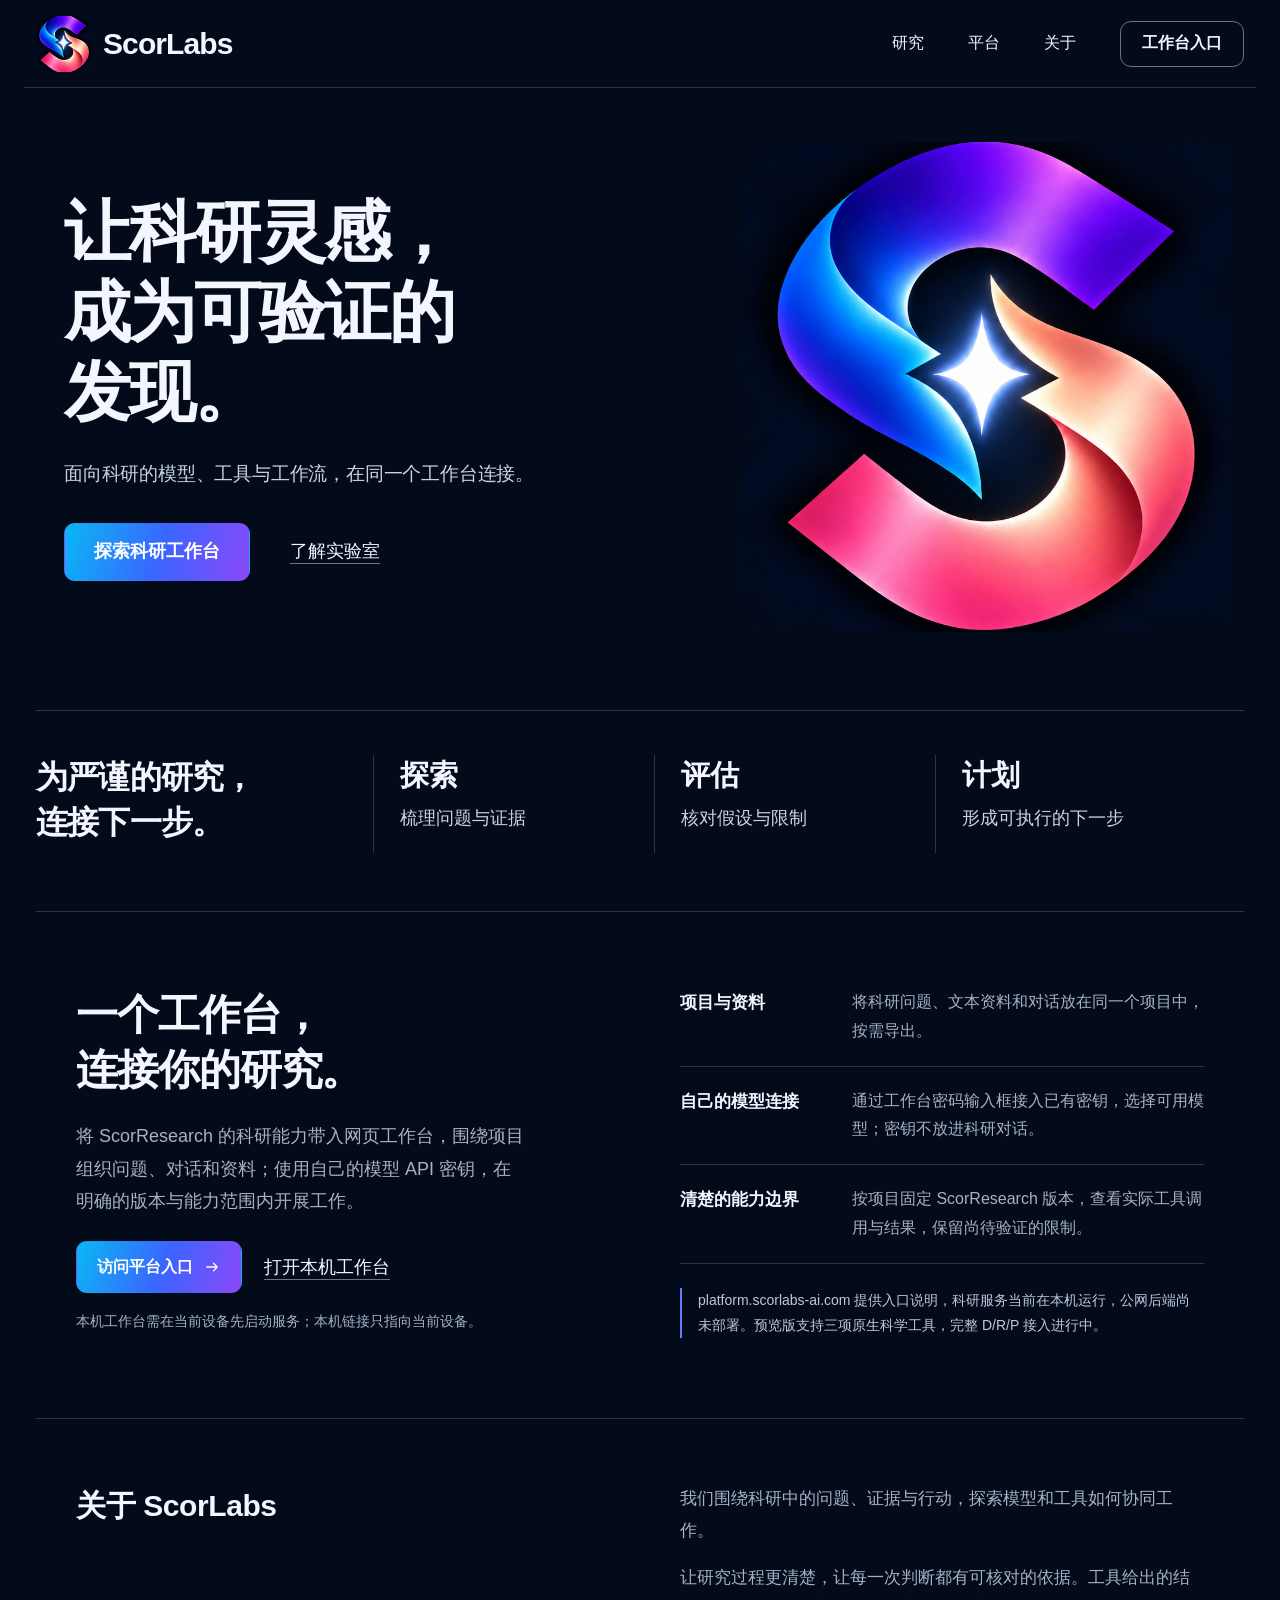
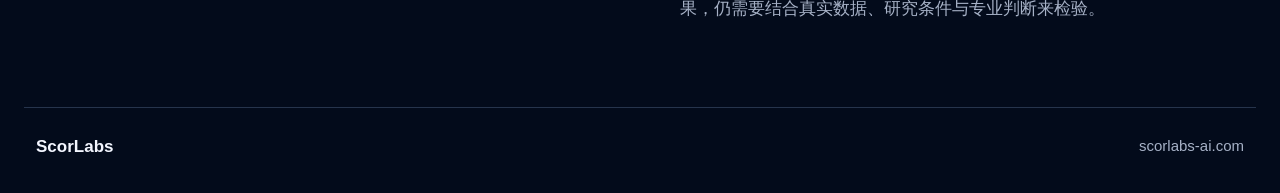
<file: index.html>
<!doctype html>
<html lang="zh-CN">
  <head>
    <meta charset="utf-8" />
    <meta name="viewport" content="width=device-width, initial-scale=1" />
    <meta name="theme-color" content="#030b1b" />
    <title>ScorLabs · 让科研灵感，成为可验证的发现</title>
    <meta name="description" content="ScorLabs 连接科研模型、工具与工作流。从问题与证据出发，探索方向、评估假设、形成研究计划。" />
    <link rel="canonical" href="https://scorlabs-ai.com/" />
    <meta property="og:type" content="website" />
    <meta property="og:locale" content="zh_CN" />
    <meta property="og:title" content="ScorLabs · 让科研灵感，成为可验证的发现" />
    <meta property="og:description" content="面向科研的模型、工具与工作流，在同一个工作台连接。" />
    <meta property="og:url" content="https://scorlabs-ai.com/" />
    <meta property="og:image" content="https://scorlabs-ai.com/assets/scorlabs-logo.png" />
    <link rel="icon" type="image/png" href="./assets/scorlabs-logo.png" />
    <link rel="stylesheet" href="./styles.css" />
    <script src="./site.js" defer></script>
  </head>
  <body>
    <a class="skip-link" href="#main">跳转到正文</a>
    <header class="site-header">
      <a class="brand" href="#" aria-label="ScorLabs 首页">
        <span class="brand-mark"><img src="./assets/scorlabs-logo.png" width="1254" height="1254" alt="" /></span>
        <span>ScorLabs</span>
      </a>
      <button class="menu-toggle" type="button" aria-expanded="false" aria-controls="site-nav" aria-label="打开导航菜单">
        <svg viewBox="0 0 24 24" aria-hidden="true"><path d="M4 7h16M4 12h16M4 17h16" /></svg>
      </button>
      <nav class="site-nav" id="site-nav" aria-label="主导航">
        <a href="#research">研究</a>
        <a href="#platform">平台</a>
        <a href="#about">关于</a>
        <a class="button button-outline header-cta" href="https://platform.scorlabs-ai.com/">工作台入口</a>
      </nav>
    </header>

    <main id="main">
      <section class="hero" aria-labelledby="hero-title">
        <div class="hero-copy">
          <h1 id="hero-title">让科研灵感，<br />成为可验证的<br class="desktop-break" />发现。</h1>
          <p>面向科研的模型、工具与工作流，<span class="copy-keep">在同一个工作台连接。</span></p>
          <div class="hero-actions">
            <a class="button button-primary" href="https://platform.scorlabs-ai.com/">探索科研工作台</a>
            <a class="text-link" href="#about">了解实验室</a>
          </div>
        </div>
        <div class="hero-visual">
          <img src="./assets/scorlabs-logo.png" width="1254" height="1254" alt="ScorLabs 蓝紫与珊瑚色缎带标志，中央为四角星" fetchpriority="high" />
        </div>
      </section>

      <section class="research-section content-width" id="research" aria-labelledby="research-title">
        <h2 id="research-title">为严谨的研究，<br />连接下一步。</h2>
        <div class="research-step">
          <h3>探索</h3>
          <p>梳理问题与证据</p>
        </div>
        <div class="research-step">
          <h3>评估</h3>
          <p>核对假设与限制</p>
        </div>
        <div class="research-step">
          <h3>计划</h3>
          <p>形成可执行的下一步</p>
        </div>
      </section>

      <section class="platform-section content-width" id="platform" aria-labelledby="platform-title">
        <div class="section-intro">
          <h2 id="platform-title">一个工作台，<br />连接你的研究。</h2>
          <p>将 ScorResearch 的科研能力带入网页工作台，围绕项目组织问题、对话和资料；使用自己的模型 API 密钥，在明确的版本与能力范围内开展工作。</p>
          <div class="platform-actions">
            <a class="button button-primary" href="https://platform.scorlabs-ai.com/">访问平台入口<svg viewBox="0 0 24 24" aria-hidden="true"><path d="M5 12h14m-5-5 5 5-5 5" /></svg></a>
            <a class="text-link" href="http://127.0.0.1:8000" target="_blank" rel="noopener noreferrer" aria-describedby="local-entry-note">打开本机工作台</a>
          </div>
          <p class="local-entry-note" id="local-entry-note">本机工作台需在当前设备先启动服务；本机链接只指向当前设备。</p>
        </div>
        <div class="platform-details" id="capabilities">
          <div class="detail-row"><h3>项目与资料</h3><p>将科研问题、文本资料和对话放在同一个项目中，按需导出。</p></div>
          <div class="detail-row"><h3>自己的模型连接</h3><p>通过工作台密码输入框接入已有密钥，选择可用模型；密钥不放进科研对话。</p></div>
          <div class="detail-row"><h3>清楚的能力边界</h3><p>按项目固定 ScorResearch 版本，查看实际工具调用与结果，保留尚待验证的限制。</p></div>
          <p class="preview-status">platform.scorlabs-ai.com 提供入口说明，科研服务当前在本机运行，公网后端尚未部署。预览版支持三项原生科学工具，完整 D/R/P 接入进行中。</p>
        </div>
      </section>

      <section class="about-section content-width" id="about" aria-labelledby="about-title">
        <h2 id="about-title">关于 ScorLabs</h2>
        <div class="about-copy">
          <p>我们围绕科研中的问题、证据与行动，探索模型和工具如何协同工作。</p>
          <p>让研究过程更清楚，让每一次判断都有可核对的依据。工具给出的结果，仍需要结合真实数据、研究条件与专业判断来检验。</p>
        </div>
      </section>
    </main>

    <footer class="site-footer">
      <a class="footer-brand" href="#" aria-label="返回 ScorLabs 首页">ScorLabs</a>
      <span>scorlabs-ai.com</span>
    </footer>
  </body>
</html>
</file>
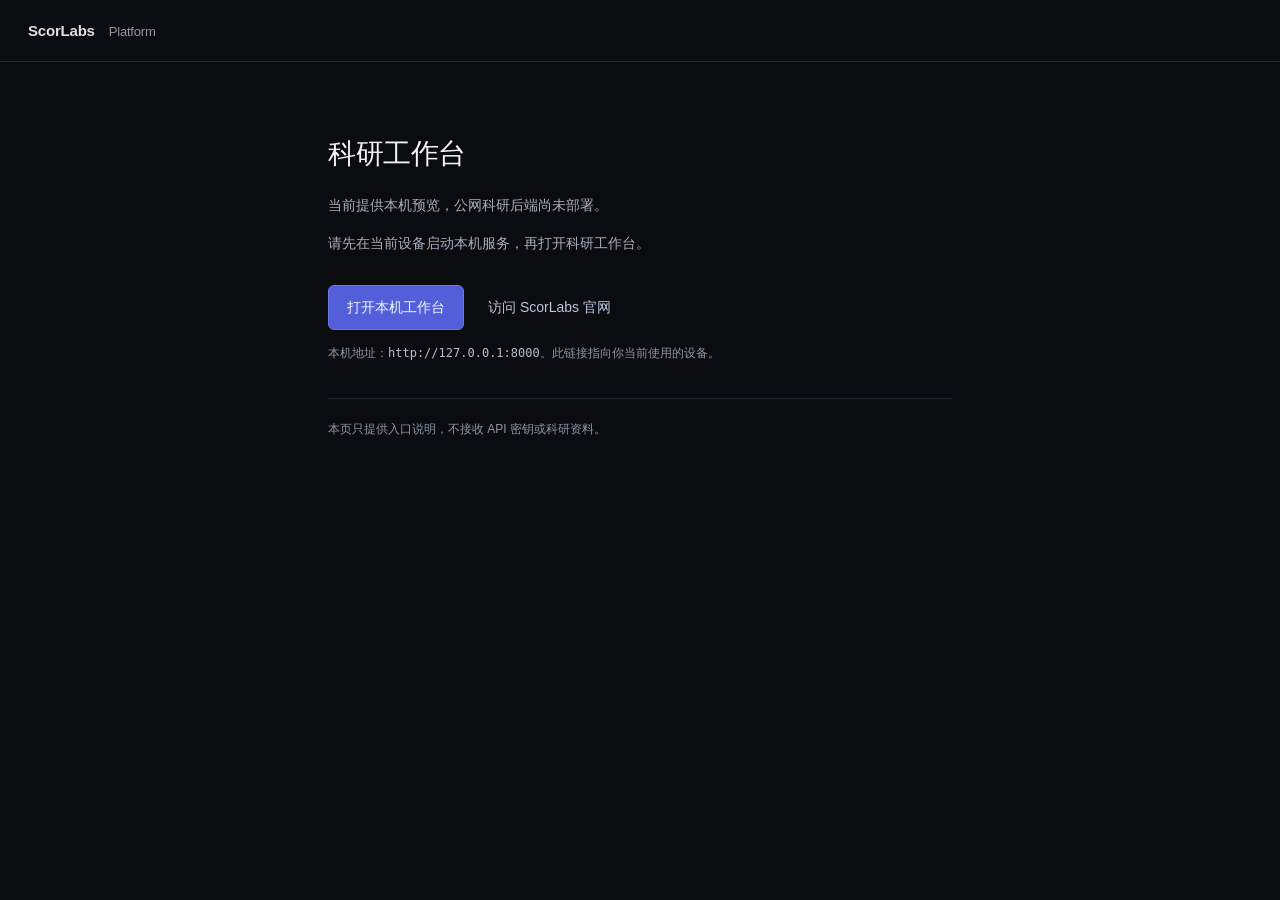
<file: platform/index.html>
<!doctype html>
<html lang="zh-CN">
  <head>
    <meta charset="utf-8" />
    <meta name="viewport" content="width=device-width, initial-scale=1" />
    <meta name="theme-color" content="#0a0c10" />
    <meta name="description" content="ScorLabs 科研工作台本机预览入口。请先在当前设备启动服务；公网科研后端尚未部署。" />
    <meta name="robots" content="noindex, nofollow" />
    <title>ScorLabs Platform · 科研工作台</title>
    <style>
      :root { color-scheme: dark; font-family: -apple-system, BlinkMacSystemFont, "Segoe UI", "PingFang SC", "Microsoft YaHei", sans-serif; color: #dce1eb; background: #0a0c10; font-synthesis: none; }
      * { box-sizing: border-box; }
      body { margin: 0; font-size: 14px; line-height: 1.8; -webkit-font-smoothing: antialiased; }
      header { height: 62px; display: flex; align-items: center; padding: 0 28px; border-bottom: 1px solid #252a34; }
      .brand { font-size: 15px; font-weight: 650; letter-spacing: -.2px; }
      .brand span { color: #8e98aa; font-size: 13px; font-weight: 450; margin-left: 10px; }
      main { width: min(680px, 100%); margin: 72px auto 0; padding: 0 28px 48px; }
      h1 { margin: 0 0 20px; color: #f0f2f6; font-size: 28px; line-height: 1.4; font-weight: 620; letter-spacing: -.5px; }
      p { margin: 0 0 13px; color: #a7afbf; }
      .actions { display: flex; align-items: center; gap: 24px; flex-wrap: wrap; margin: 28px 0 13px; }
      a { color: #bdc7df; text-decoration: none; text-underline-offset: 5px; }
      a:hover { color: #f1f4ff; text-decoration: underline; }
      .primary { display: inline-flex; align-items: center; justify-content: center; min-height: 44px; padding: 9px 18px; color: #f5f7ff; background: #535fd8; border: 1px solid #6c76df; border-radius: 6px; font-weight: 560; }
      .primary:hover { background: #626de1; text-decoration: none; }
      a:focus-visible { outline: 2px solid #a7baff; outline-offset: 5px; border-radius: 4px; }
      .help { font-size: 12px; color: #8c96a9; }
      code { font-family: Menlo, Monaco, Consolas, monospace; font-size: 12px; color: #b4bfd3; overflow-wrap: anywhere; }
      footer { margin-top: 34px; padding-top: 20px; border-top: 1px solid #252a34; }
      footer p { font-size: 12px; color: #8c96a9; }
      @media (max-width: 600px) { header { padding: 0 22px; } main { margin-top: 42px; padding-left: 22px; padding-right: 22px; } h1 { font-size: 25px; } .actions { gap: 18px; } }
    </style>
  </head>
  <body>
    <header><div class="brand">ScorLabs <span>Platform</span></div></header>
    <main>
      <h1>科研工作台</h1>
      <p>当前提供本机预览，公网科研后端尚未部署。</p>
      <p>请先在当前设备启动本机服务，再打开科研工作台。</p>
      <div class="actions">
        <a class="primary" href="http://127.0.0.1:8000" target="_blank" rel="noopener noreferrer" aria-describedby="local-help">打开本机工作台</a>
        <a href="https://scorlabs-ai.com/" target="_blank" rel="noopener noreferrer">访问 ScorLabs 官网</a>
      </div>
      <p class="help" id="local-help">本机地址：<code>http://127.0.0.1:8000</code>。此链接指向你当前使用的设备。</p>
      <footer>
        <p>本页只提供入口说明，不接收 API 密钥或科研资料。</p>
      </footer>
    </main>
  </body>
</html>
</file>
<file: styles.css>
:root {
  color-scheme: dark;
  --bg: #030b1b;
  --surface: #071022;
  --text: #f3f6ff;
  --muted: #a6b1c6;
  --border: #26344c;
  --cyan: #08bafa;
  --violet: #8248ff;
  --focus: #83d7ff;
  --radius: 11px;
  --font: -apple-system, BlinkMacSystemFont, "Segoe UI", "PingFang SC", "Hiragino Sans GB", "Microsoft YaHei", "Noto Sans CJK SC", sans-serif;
}

* { box-sizing: border-box; }
html { scroll-behavior: smooth; scroll-padding-top: 30px; }
body { margin: 0; background: var(--bg); color: var(--text); font-family: var(--font); -webkit-font-smoothing: antialiased; }
a { color: inherit; text-decoration: none; }
button { font: inherit; }
img { max-width: 100%; display: block; }
svg { width: 24px; height: 24px; fill: none; stroke: currentColor; stroke-width: 1.7; stroke-linecap: round; stroke-linejoin: round; flex-shrink: 0; }
a:focus-visible, button:focus-visible { outline: 3px solid var(--focus); outline-offset: 5px; border-radius: 5px; }
.skip-link { position: absolute; left: 24px; top: -70px; z-index: 10; padding: 12px 18px; background: var(--text); color: var(--bg); border-radius: 6px; }
.skip-link:focus { top: 16px; }
.site-header { min-height: 88px; max-width: 1472px; margin: 0 auto; padding: 12px 32px; border-bottom: 1px solid var(--border); display: flex; align-items: center; justify-content: space-between; gap: 24px; }
.brand { display: inline-flex; align-items: center; gap: 11px; font-size: 30px; font-weight: 680; line-height: 1; letter-spacing: -.9px; white-space: nowrap; }
.brand-mark { display: flex; align-items: center; justify-content: center; width: 56px; height: 56px; overflow: hidden; }
.brand-mark img { width: 88px; height: 88px; max-width: none; flex-shrink: 0; object-fit: contain; }
.site-nav { display: flex; align-items: center; gap: 44px; font-size: 16px; font-weight: 560; }
.site-nav > a:not(.button) { display: inline-flex; align-items: center; min-height: 44px; transition: color .18s ease; }
.site-nav > a:not(.button):hover, .text-link:hover { color: var(--focus); }
.button { display: inline-flex; align-items: center; justify-content: center; min-height: 52px; padding: 12px 25px; border: 1px solid transparent; border-radius: var(--radius); font-size: 18px; line-height: 1.4; font-weight: 620; transition: border-color .18s ease, filter .18s ease, transform .18s ease; }
.button:hover { transform: translateY(-1px); }
.button-outline { border-color: #63738f; background: transparent; }
.button-outline:hover { border-color: var(--focus); background: #0a1528; }
.header-cta { min-height: 46px; padding: 8px 21px; font-size: 16px; }
.button-primary { background: linear-gradient(110deg, #09b8f4, #3b65ff 52%, #8c48f9); color: #fff; padding: 15px 29px; }
.button-primary:hover { filter: brightness(1.12); }
.text-link { display: inline-flex; align-items: center; gap: 12px; min-height: 44px; font-size: 18px; line-height: 1.5; font-weight: 500; text-decoration: underline; text-underline-offset: 6px; text-decoration-color: #67758e; transition: color .18s ease; }
.hero { max-width: 1320px; margin: 0 auto; padding: 54px 24px 78px; display: grid; grid-template-columns: 1.3fr 1fr; align-items: center; gap: 38px; min-height: 588px; }
.hero-copy { position: relative; z-index: 1; }
.hero h1 { margin: 0; font-size: clamp(48px, 5.2vw, 76px); line-height: 1.2; font-weight: 720; letter-spacing: -2px; }
.hero-copy > p { margin: 25px 0 34px; color: #c8d2e5; font-size: 19px; line-height: 1.65; letter-spacing: -.2px; }
.copy-keep { white-space: nowrap; }
.hero-actions { display: flex; align-items: center; gap: 40px; flex-wrap: wrap; }
.hero-visual { display: flex; align-items: center; justify-content: center; width: 100%; height: 490px; overflow: hidden; }
.hero-visual img { width: 740px; height: 740px; max-width: none; flex-shrink: 0; object-fit: contain; }
.content-width { max-width: 1408px; margin-left: auto; margin-right: auto; }
.research-section { display: grid; grid-template-columns: 1.2fr 1fr 1fr 1.1fr; align-items: start; padding: 44px 16px 58px; border-top: 1px solid var(--border); }
.research-section h2 { margin: 0; font-size: 32px; line-height: 1.4; letter-spacing: -.8px; font-weight: 650; }
.research-step { min-height: 98px; padding: 0 32px; border-left: 1px solid var(--border); }
.research-step h3 { margin: 0 0 8px; font-size: 29px; line-height: 1.4; font-weight: 650; }
.research-step p { margin: 0; font-size: 18px; line-height: 1.6; color: #cbd4e6; }
.platform-section { display: grid; grid-template-columns: 1fr 1fr; gap: 80px; border-top: 1px solid var(--border); padding: 76px 40px 80px; }
.section-intro h2 { margin: 0 0 23px; font-size: 42px; line-height: 1.3; letter-spacing: -1.1px; font-weight: 650; }
.section-intro > p { max-width: 450px; margin: 0 0 24px; color: var(--muted); font-size: 18px; line-height: 1.8; }
.platform-actions { display: flex; align-items: center; gap: 22px; flex-wrap: wrap; }
.platform-actions .button { gap: 10px; font-size: 16px; padding: 13px 20px; }
.platform-actions .button svg { width: 18px; height: 18px; }
.section-intro > .local-entry-note { margin: 16px 0 0; font-size: 14px; line-height: 1.8; color: var(--muted); }
.detail-row { display: grid; grid-template-columns: 150px 1fr; gap: 22px; padding: 20px 0; border-bottom: 1px solid var(--border); }
.detail-row:first-child { padding-top: 0; }
.detail-row h3 { margin: 0; font-size: 17px; font-weight: 600; line-height: 1.8; }
.detail-row p { margin: 0; color: var(--muted); font-size: 16px; line-height: 1.8; }
.preview-status { margin: 24px 0 0; color: #bdc8df; font-size: 14px; line-height: 1.8; border-left: 2px solid #687aff; padding-left: 16px; }
.about-section { display: grid; grid-template-columns: 1fr 1fr; gap: 80px; padding: 64px 40px 82px; border-top: 1px solid var(--border); }
.about-section h2 { margin: 0; font-size: 30px; line-height: 1.5; letter-spacing: -.4px; font-weight: 620; }
.about-copy p { margin: 0 0 16px; color: var(--muted); font-size: 17px; line-height: 1.85; }
.about-copy p:last-child { margin-bottom: 0; }
.site-footer { max-width: 1472px; margin: 0 auto; padding: 26px 32px 34px; display: flex; align-items: center; justify-content: space-between; gap: 24px; border-top: 1px solid var(--border); font-size: 15px; line-height: 1.5; color: var(--muted); }
.footer-brand { color: var(--text); font-size: 17px; font-weight: 650; }
.menu-toggle { display: none; align-items: center; justify-content: center; width: 44px; height: 44px; padding: 10px; border: 1px solid var(--border); border-radius: 8px; color: var(--text); background: transparent; }

@media (max-width: 1471px) {
  .site-header, .site-footer { margin-left: 24px; margin-right: 24px; padding-left: 12px; padding-right: 12px; }
  .content-width { margin-left: 36px; margin-right: 36px; }
  .hero { padding-left: 64px; padding-right: 48px; }
  .research-section { padding-left: 0; padding-right: 0; }
  .research-step { padding-left: 26px; padding-right: 20px; }
}
@media (max-width: 1100px) {
  .hero { gap: 10px; min-height: 534px; padding-left: 42px; padding-right: 30px; }
  .hero h1 { font-size: 60px; }
  .hero-copy > p { font-size: 17px; }
  .copy-keep { white-space: normal; }
  .hero-visual { height: 420px; }
  .hero-visual img { width: 630px; height: 630px; }
  .research-section h2 { font-size: 26px; }
  .research-step { padding-left: 24px; padding-right: 12px; }
  .research-step h3 { font-size: 26px; }
  .research-step p { font-size: 16px; }
  .platform-section, .about-section { gap: 44px; padding-left: 0; padding-right: 0; }
  .detail-row { grid-template-columns: 1fr; gap: 5px; }
}
@media (max-width: 760px) {
  html { scroll-padding-top: 24px; }
  .site-header { position: relative; min-height: 76px; margin-left: 20px; margin-right: 20px; padding: 10px 0; }
  .brand { gap: 8px; font-size: 25px; letter-spacing: -.7px; }
  .brand-mark { width: 44px; height: 44px; }
  .brand-mark img { width: 70px; height: 70px; }
  .menu-toggle { display: inline-flex; }
  .site-nav { display: none; position: absolute; z-index: 5; top: calc(100% + 8px); left: 0; right: 0; padding: 16px; flex-direction: column; align-items: stretch; gap: 6px; border: 1px solid var(--border); border-radius: 12px; background: var(--surface); box-shadow: 0 12px 35px #0008; }
  .site-nav.is-open { display: flex; }
  .site-nav > a:not(.button) { padding: 8px 12px; }
  .header-cta { margin-top: 5px; }
  .hero { display: flex; flex-direction: column; gap: 0; min-height: auto; padding: 44px 24px 46px; }
  .hero-copy { width: 100%; max-width: 520px; }
  .hero h1 { font-size: clamp(36px, 8.4vw, 58px); letter-spacing: -1.2px; line-height: 1.25; }
  .desktop-break { display: none; }
  .hero-copy > p { margin: 22px 0 26px; max-width: 440px; font-size: 16px; line-height: 1.8; }
  .hero-actions { gap: 24px; }
  .button-primary { min-height: 52px; padding: 13px 20px; font-size: 16px; }
  .text-link { font-size: 16px; }
  .hero-visual { width: 100%; height: min(350px, 85vw); margin: 30px 0 0; }
  .hero-visual img { width: min(525px, 130vw); height: min(525px, 130vw); }
  .content-width { margin-left: 24px; margin-right: 24px; }
  .research-section { grid-template-columns: repeat(3, 1fr); gap: 24px 0; padding-top: 30px; padding-bottom: 36px; }
  .research-section h2 { grid-column: 1 / -1; font-size: 26px; }
  .research-section h2 br { display: none; }
  .research-step { padding: 0 12px; min-height: 84px; }
  .research-step:nth-child(2) { border-left: 0; padding-left: 0; }
  .research-step:last-child { padding-right: 0; }
  .research-step h3 { font-size: 22px; }
  .research-step p { font-size: 14px; max-width: 98px; line-height: 1.7; }
  .platform-section { grid-template-columns: 1fr; padding-top: 42px; padding-bottom: 44px; gap: 32px; }
  .section-intro h2 { font-size: 33px; }
  .section-intro > p { font-size: 16px; }
  .detail-row { grid-template-columns: 1fr; gap: 7px; padding: 18px 0; }
  .detail-row h3 { font-size: 16px; }
  .detail-row p { font-size: 15px; }
  .preview-status { font-size: 13px; }
  .about-section { grid-template-columns: 1fr; gap: 24px; padding-top: 40px; padding-bottom: 46px; }
  .about-section h2 { font-size: 27px; }
  .about-copy p { font-size: 16px; }
  .site-footer { margin-left: 24px; margin-right: 24px; padding: 23px 0 28px; font-size: 13px; }
  .footer-brand { font-size: 15px; }
}
@media (prefers-reduced-motion: reduce) {
  html { scroll-behavior: auto; }
  *, *::before, *::after { transition: none !important; animation: none !important; }
}
</file>
